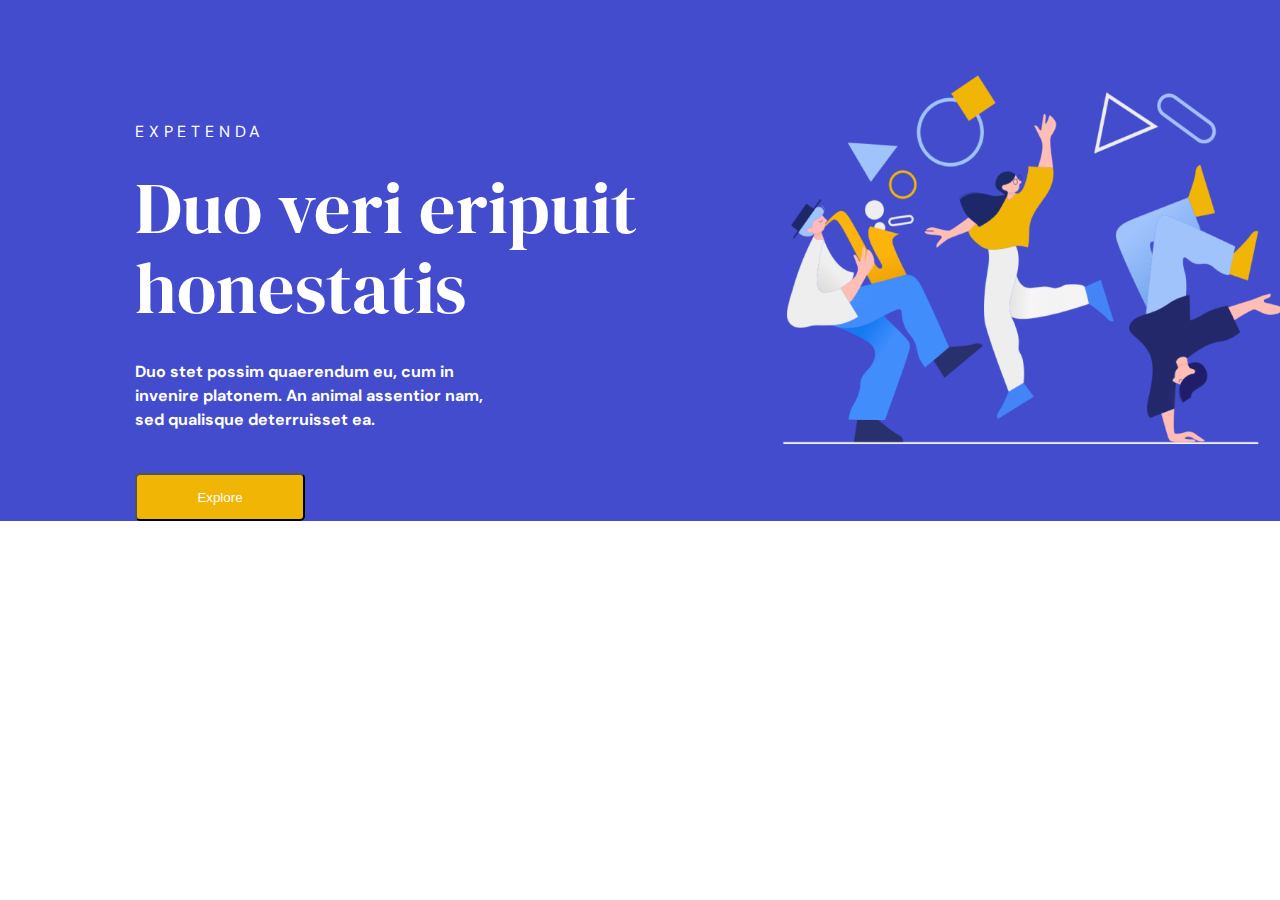
<file: Figma + SCSS/index.html>
<!DOCTYPE html>
<html lang="en">
  <head>
    <meta charset="UTF-8" />
    <meta name="viewport" content="width=device-width, initial-scale=1.0" />
    <link
      href="https://fonts.googleapis.com/css?family=DM Sans|DM Serif Display"
      rel="stylesheet"
    />
    <link rel="stylesheet" href="style.css" />
    <title>Document</title>
  </head>
  <body>
    <!-- Himanshu section-->
    <div class="hcontainer">
      <div class="hfc">
        <div>expetenda</div>
        <div>Duo veri eripuit honestatis</div>
        <div>
          Duo stet possim quaerendum eu, cum in invenire platonem. An animal
          assentior nam, sed qualisque deterruisset ea.
        </div>
        <button>Explore</button>
      </div>

      <img src="himage/clip-1.png" alt="image" />
    </div>
    <!-- section ends              -->
  </body>
</html>
</file>
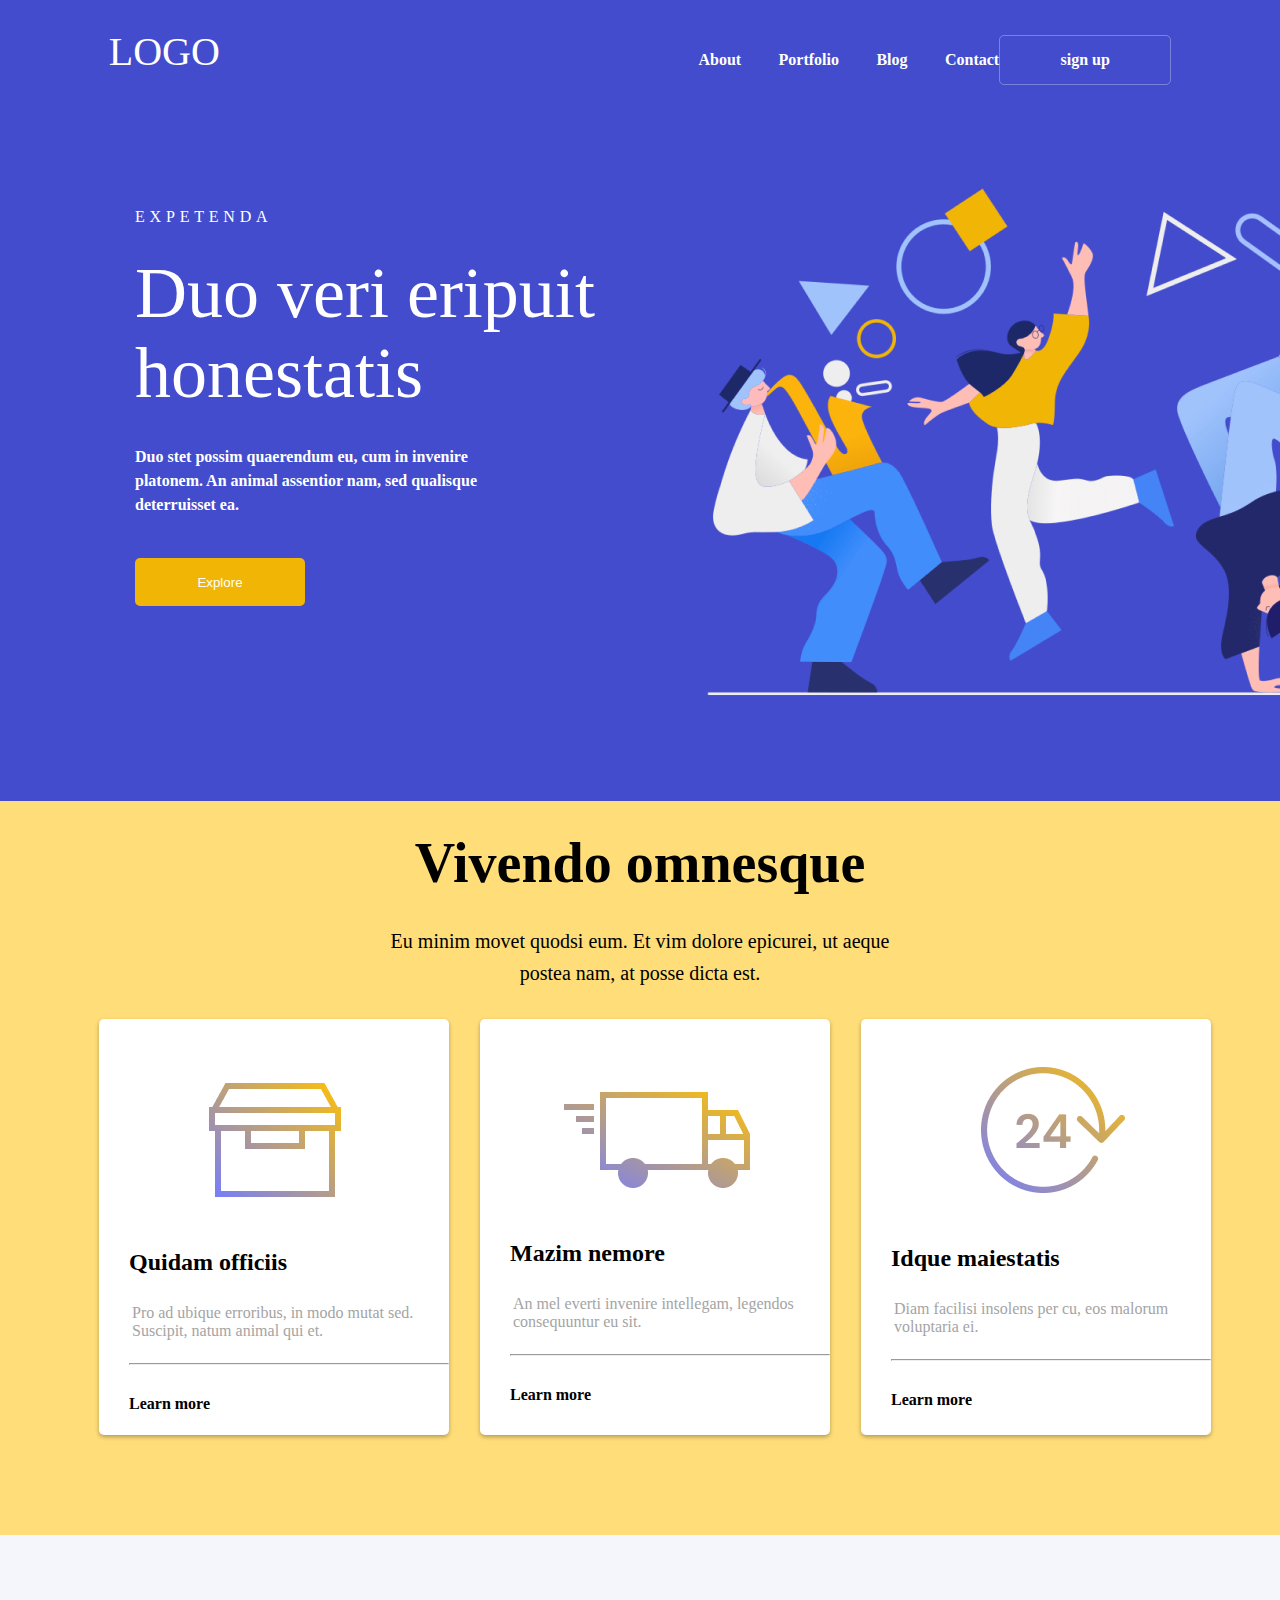
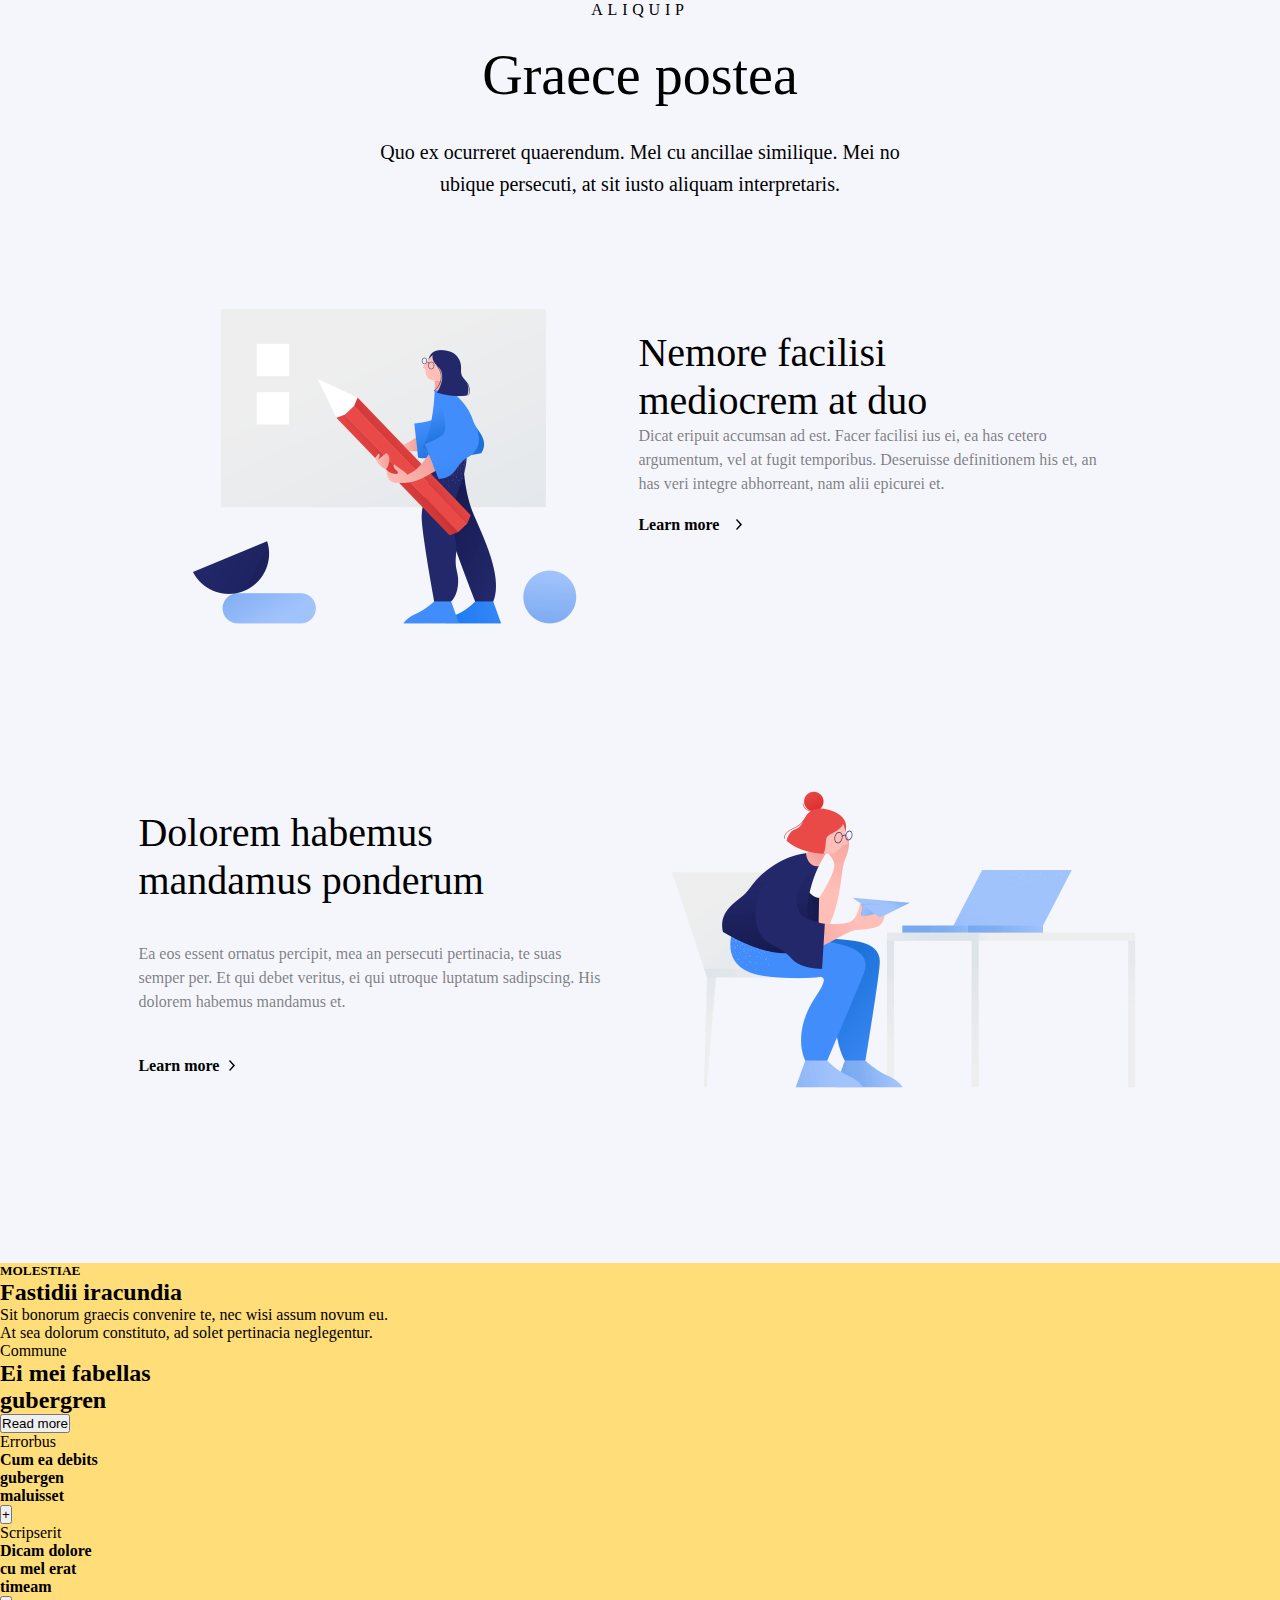
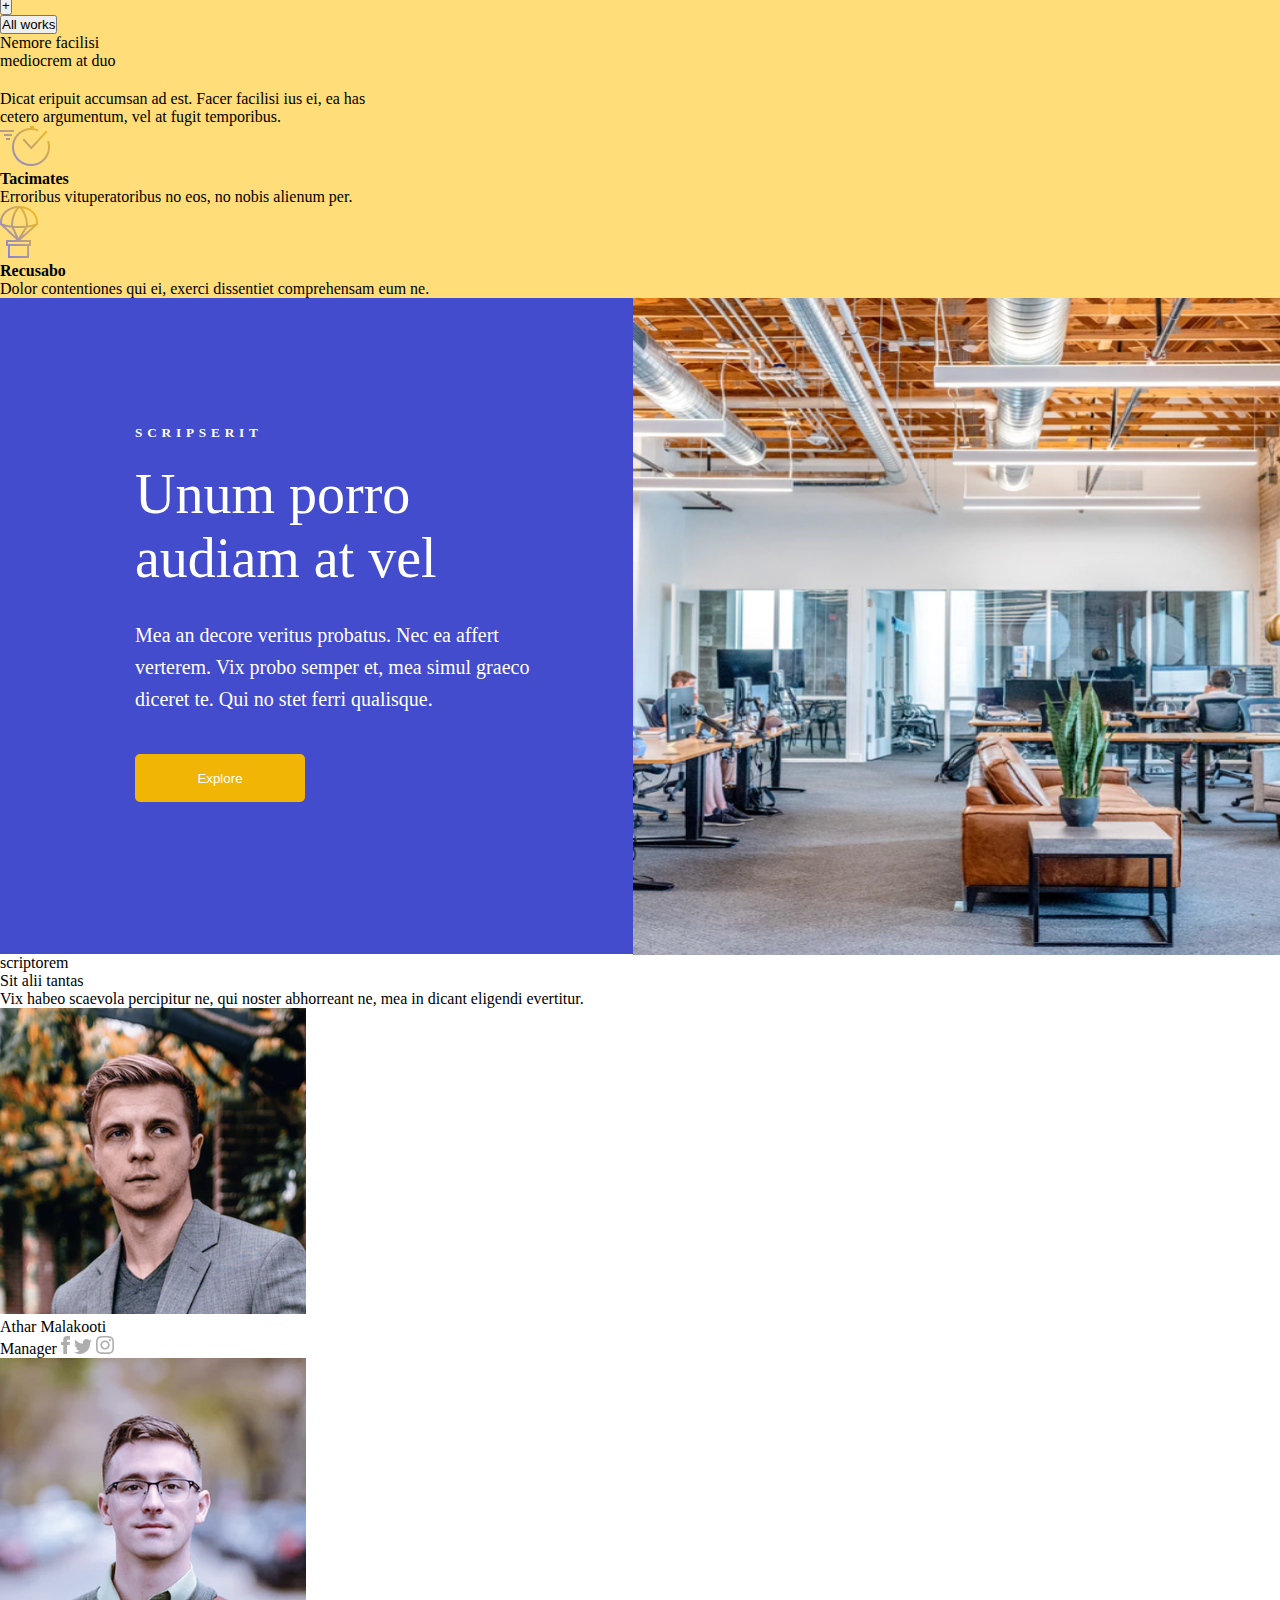
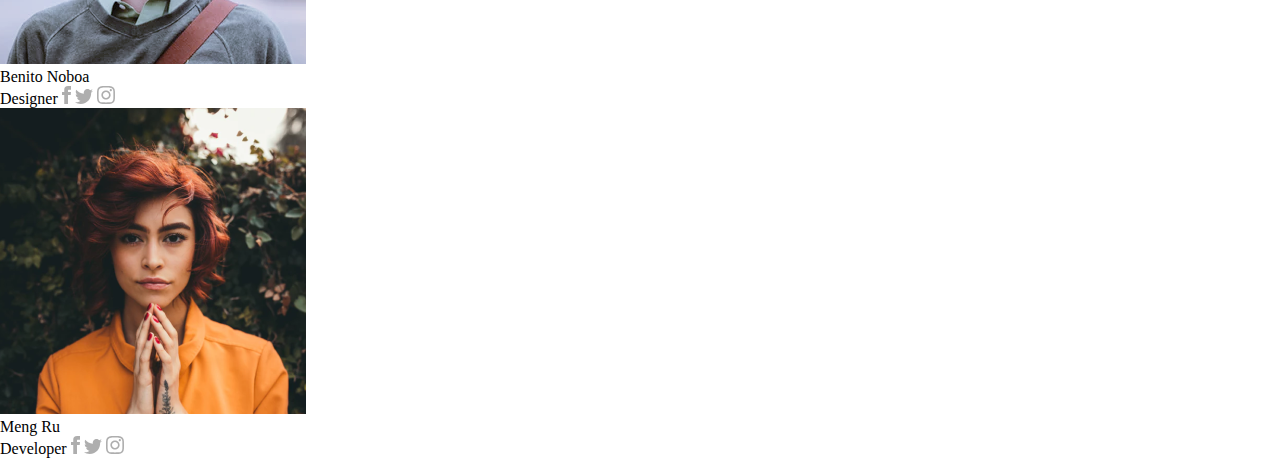
<file: Figma_SCSS/index.html>
<!DOCTYPE html>
<html lang="en">

<head>
  <meta charset="UTF-8" />
  <meta name="viewport" content="width=device-width, initial-scale=1.0" />
  <title>figma</title>
  <link rel="stylesheet" href="css/style.css" />
  <link rel="preconnect" href="https://fonts.googleapis.com">
  <link rel="preconnect" href="https://fonts.gstatic.com" crossorigin>
  <link
    href="https://fonts.googleapis.com/css2?family=Agbalumo&family=Kenia&family=Lato&family=Pixelify+Sans:wght@400;500;600&family=Poppins:wght@500&family=Roboto:wght@100;400;500&family=Rubik:wght@500&display=swap"
    rel="stylesheet">
  <title>Document</title>
</head>

<body>
  <header class="nav">
    <div class="navcont">
      <div class="navbar">
        <h3 id="logo">LOGO</h3>
        <svg id="ham" xmlns="http://www.w3.org/2000/svg" width="20" height="14" viewBox="0 0 20 14" fill="none">
          <path fill-rule="evenodd" clip-rule="evenodd" d="M0 0H20V2H0V0ZM0 6H20V8H0V6ZM20 12H0V14H20V12Z"
            fill="white" />
        </svg>
        <div class="aboutrow">
          <span>About</span>
          <span>Portfolio</span>
          <span>Blog</span>
          <span>Contact</span>
        </div>
        <div id="signup"><span id="sign">sign up</span></div>
      </div>
    </div>
  </header>

  <!-- Below Navbar -->

  <div class="hcontainer">
    <div class="hfc">
      <div>expetenda</div>
      <div>Duo veri eripuit honestatis</div>
      <div>
        Duo stet possim quaerendum eu, cum in invenire platonem. An animal
        assentior nam, sed qualisque deterruisset ea.
      </div>
      <button>Explore</button>
    </div>
    <div class="image"></div>
  </div>
  <!-- kusuma -->

  <section>
    <div class="top1">
      <h2 class="h2k">Vivendo omnesque</h2>
      <p class="p1k">Eu minim movet quodsi eum. Et vim dolore epicurei, ut aeque <br>postea nam, at posse dicta est.</p>
    </div>
      <div class="containerk">
      <div class="child1k">
        <img src="./images/img1.png" alt="logo">
        <h4>Quidam officiis</h4>
        <p>Pro ad ubique erroribus, in modo mutat sed. Suscipit, natum animal qui et.</p>
        <hr>
        <h6>Learn more</h6>
      </div>
      <div class="child2k">
        <img src="./images/img2.png" alt="logo">
        <h4>Mazim nemore</h4>
        <p>An mel everti invenire intellegam, legendos consequuntur eu sit. </p>
        <hr>
        <h6>Learn more</h6>
      </div>
      <div class="child3k">
        <img src="./images/img3.png" alt="logo">
        <h4>Idque maiestatis</h4>
        <p>Diam facilisi insolens per cu, eos malorum voluptaria ei.</p>
        <hr>
        <h6>Learn more</h6>
      </div>
    </div>
  </section>



  <!-- graece part -->
  <section class="graece">
    <div class="gracecont">
      <div class="aliqbox">
        <h5>aliquip</h5>
        <h2>Graece postea</h2>
        <p class="quotext">
          Quo ex ocurreret quaerendum. Mel cu ancillae similique. Mei no
          ubique persecuti, at sit iusto aliquam interpretaris.
        </p>
      </div>
      <div class="imgbox">
        <h3>Nemore facilisi mediocrem at duo</h3>
        <p>
          Dicat eripuit accumsan ad est. Facer facilisi ius ei, ea has cetero
          argumentum, vel at fugit temporibus. Deseruisse definitionem his et,
          an has veri integre abhorreant, nam alii epicurei et.
        </p>
        <div class="learn">
          <p>Learn more</p>
          <svg xmlns="http://www.w3.org/2000/svg" width="6" height="11" viewBox="0 0 6 11" fill="none">
            <path d="M0.0679083 9.92332L1.04357 11L6 5.53036L0.988538 0L0 1.09089L4.0358 5.54458L0.0679083 9.92332Z"
              fill="black" />
          </svg>
        </div>
      </div>

      <div class="lowbox">
        <h3>Dolorem habemus mandamus ponderum</h3>
        <p>
          Ea eos essent ornatus percipit, mea an persecuti pertinacia, te suas
          semper per. Et qui debet veritus, ei qui utroque luptatum
          sadipscing. His dolorem habemus mandamus et.
        </p>
        <div class="learnb">
          <p>Learn more</p>
          <svg xmlns="http://www.w3.org/2000/svg" width="6" height="11" viewBox="0 0 6 11" fill="none">
            <path d="M0.0679083 9.92332L1.04357 11L6 5.53036L0.988538 0L0 1.09089L4.0358 5.54458L0.0679083 9.92332Z"
              fill="black" />
          </svg>
        </div>
      </div>
      <div class="lowimg"></div>
    </div>
  </section>

  <!--      fastidi part        -->

    
    <section class="fastidii">
      <div class="acont1">
          <h5 id="t1">MOLESTIAE</h5>
          <h2 id="t3">Fastidii iracundia</h2>
          <p id="t2">Sit bonorum graecis convenire te, nec wisi assum novum eu.</p>
          <p> At sea dolorum constituto, ad solet pertinacia neglegentur.</p>
      </div>
      <div class="acont2">
          <div>
              <p id="Commune">Commune</p>
              <h2 class="ei">Ei mei fabellas </h2>
              <h2 class="ei">gubergren</h2>
              <button id="eib">Read more</button>
          </div>
      </div>
      <div class="acont3">
          <div id="buddh">
              <p id="errubs">Errorbus</p>
              <h4 class="cum fa">Cum ea debits </h4>
              <h4 class="cum">gubergen</h4>
              <h4 class="cum"> maluisset</h4>
              <button class="fa-solid">+</button>
          </div>
          <div id="dog">
              <p id="scrip">Scripserit</p>
              <h4 class="dicam da">Dicam dolore </h4>
              <h4 class="dicam"> cu mel erat </h4>
              <h4 class="dicam"> timeam</h4>
              <button class="fa-solid">+</button>
  
          </div>
      </div>
      <button id="bt1">All works</button>
      <div class="acont4">
          <div class="man"></div>
          <div class="watch">
            <div id="texo">
              <p class="nemo si">Nemore facilisi </p>
              <p class="nemo si"> mediocrem at duo</p>
              <p class="nemo" style="margin-top: 20px;" >Dicat eripuit accumsan ad est. Facer facilisi ius ei, ea has</p>
            
              <p class="nmo">cetero argumentum, vel at fugit temporibus. </p>
            </div>
              <div id="boxo">
                  <div id="leftdiv"><img src="./images/Combined Shape.png" alt="">
                      <h4>Tacimates</h4>
                      <p>Erroribus vituperatoribus no eos, no nobis alienum per.</p>
                  </div>
                  <div id="rightdiv"><img src="./images/Combined Shape (1).png" alt="">
                      <h4>Recusabo</h4>
                      <p>Dolor contentiones qui ei, exerci dissentiet comprehensam eum ne. </p>
                  </div>
              </div>
          </div>
      </div>
  </section>

  

    <div class="container-four">
      <div class="left">
        <h5>scripserit</h5>
        <h2>Unum porro audiam at vel</h2>
        <p>Mea an decore veritus probatus. Nec ea affert verterem. Vix probo semper et, mea simul graeco diceret te. Qui no
          stet ferri qualisque.</p>
        <button>Explore</button>
      </div>
      <div class="right">
        <img src="images/Bitmap.png" alt="">
      </div>
    </div>




  <!--                     Himanshu last part figma                  -->
  <div class="hcontainer2">
    <div class="hf2">
      <div>scriptorem</div>
      <div>Sit alii tantas</div>
      <div>
        Vix habeo scaevola percipitur ne, qui noster abhorreant ne, mea in
        dicant eligendi evertitur.
      </div>
    </div>
    <div class="hg2">
      <div>
        <img src="./images/img1.svg" alt="pic" />
        <p>Athar Malakooti</p>

        <span>Manager</span>

        <img src="./images/facebook.svg" alt="facebook" />
        <img src="./images/twitter.svg" alt="twitter" />
        <img src="./images/insta.svg" alt="instagram" />
      </div>
      <div>
        <img src="./images/img2.svg" alt="pic" />
        <p>Benito Noboa</p>

        <span>Designer</span>

        <img src="./images/facebook.svg" alt="facebook" />
        <img src="./images/twitter.svg" alt="twitter" />
        <img src="./images/insta.svg" alt="instagram" />
      </div>
      <div>
        <img src="./images/img3 copy.png" alt="pic" />
        <p>Meng Ru</p>

        <span>Developer</span>

        <img src="./images/facebook.svg" alt="facebook" />
        <img src="./images/twitter.svg" alt="twitter" />
        <img src="./images/insta.svg" alt="instagram" />
      </div>
    </div>
  </div>
  <!--   Himanshu    last     part          -->
</body>

</html>
</file>
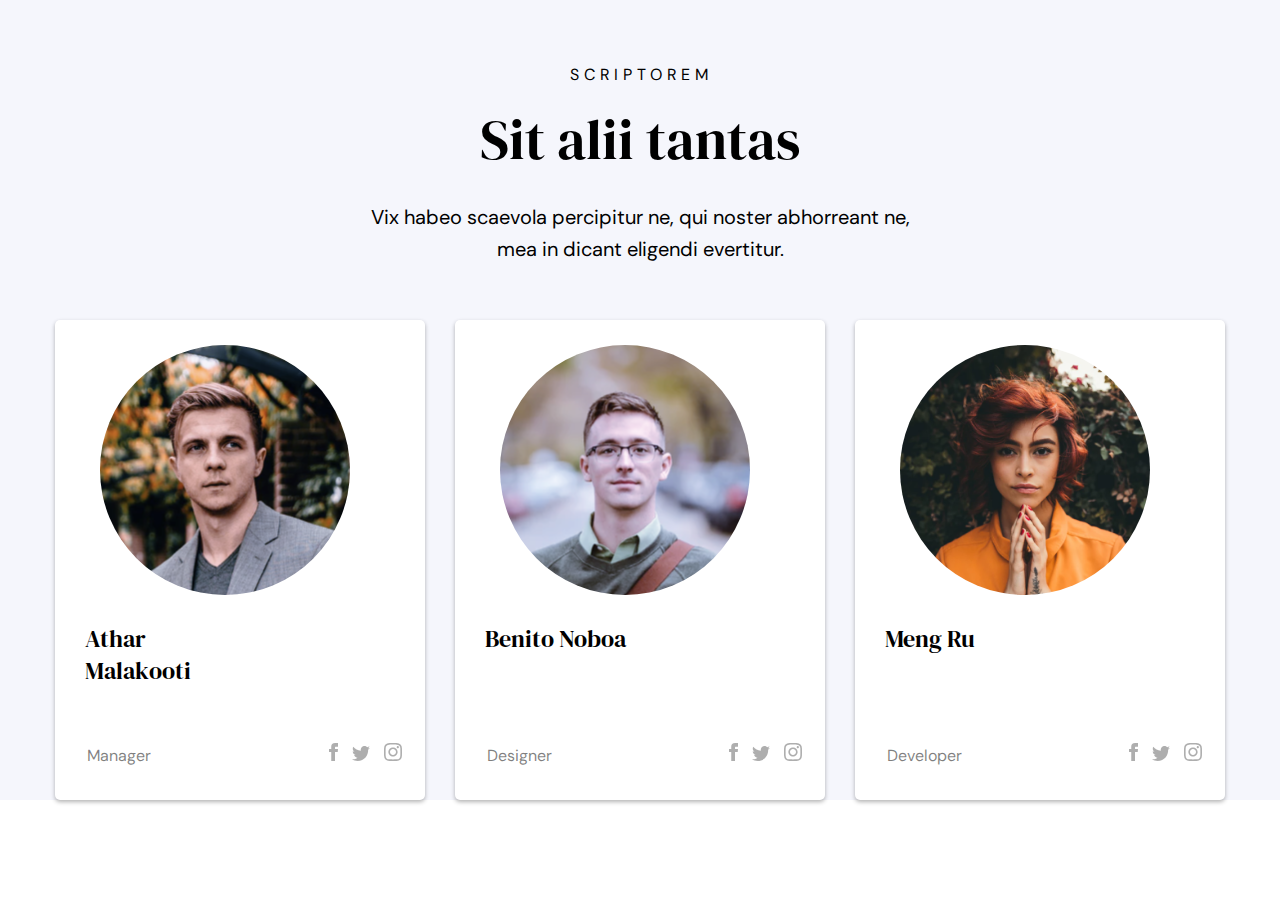
<file: Last part figma/index.html>
<!DOCTYPE html>
<html lang="en">
  <head>
    <meta charset="UTF-8" />
    <meta name="viewport" content="width=device-width, initial-scale=1.0" />
    <link
      href="https://fonts.googleapis.com/css?family=DM Sans|DM Serif Display"
      rel="stylesheet"
    />
    <link rel="stylesheet" href="style.css" />
    <title>Document</title>
  </head>
  <body>
    <!--  Himanshu last part     -->
    <div class="hcontainer2">
      <div class="hf2">
        <div>scriptorem</div>
        <div>Sit alii tantas</div>
        <div>
          Vix habeo scaevola percipitur ne, qui noster abhorreant ne, mea in
          dicant eligendi evertitur.
        </div>
      </div>
      <div class="hg2">
        <div>
          <img src="himage2/img1.svg" alt="pic" />
          <p>Athar Malakooti</p>

          <span>Manager</span>

          <img src="himage2/facebook.svg" alt="facebook" />
          <img src="himage2/twitter.svg" alt="twitter" />
          <img src="himage2/insta.svg" alt="instagram" />
        </div>
        <div>
          <img src="himage2/img2.svg" alt="pic" />
          <p>Benito Noboa</p>

          <span>Designer</span>

          <img src="himage2/facebook.svg" alt="facebook" />
          <img src="himage2/twitter.svg" alt="twitter" />
          <img src="himage2/insta.svg" alt="instagram" />
        </div>
        <div>
          <img src="himage2/img3.png" alt="pic" />
          <p>Meng Ru</p>

          <span>Developer</span>

          <img src="himage2/facebook.svg" alt="facebook" />
          <img src="himage2/twitter.svg" alt="twitter" />
          <img src="himage2/insta.svg" alt="instagram" />
        </div>
      </div>
    </div>
    <!--     Himanshu last part ends                               -->
  </body>
</html>
</file>
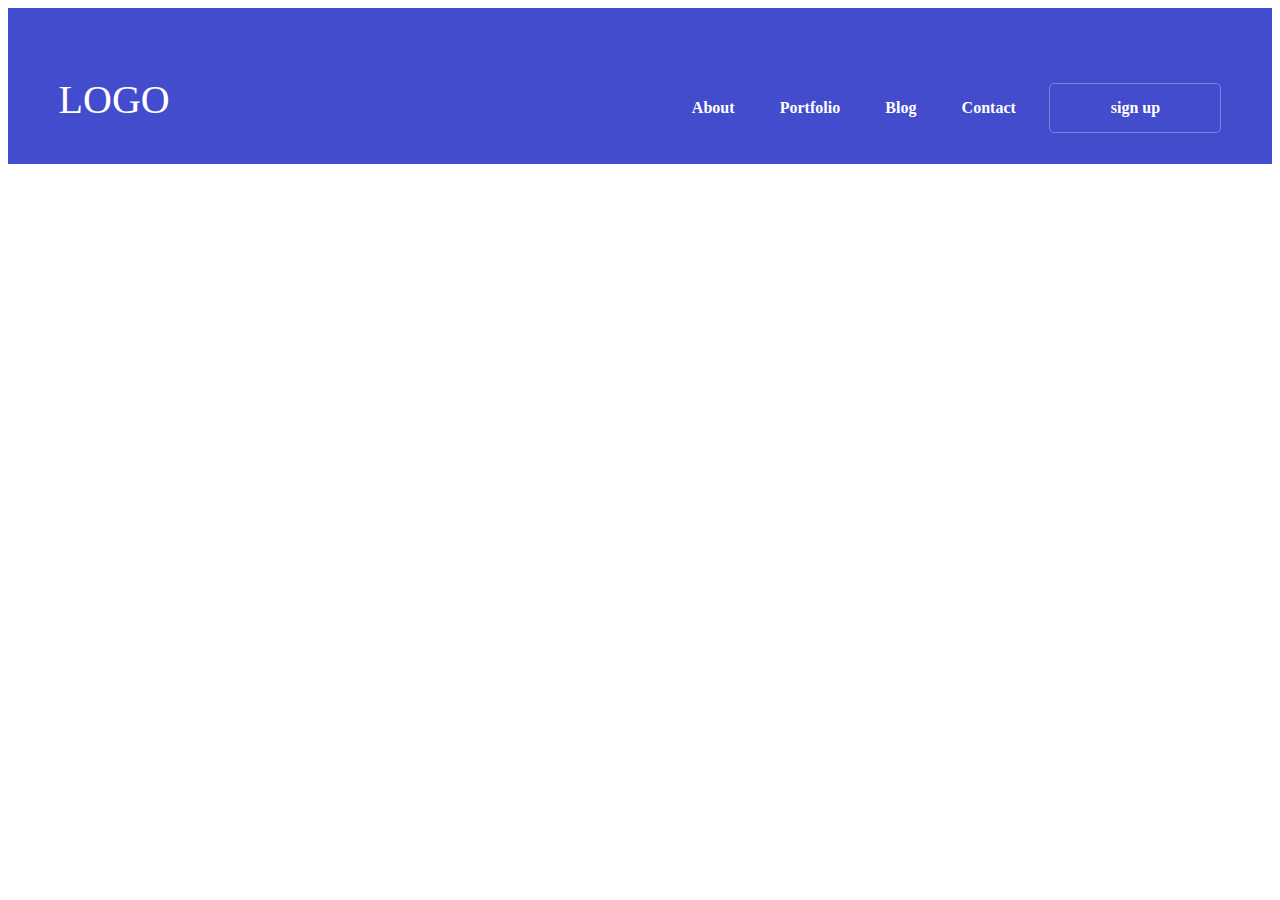
<file: nav_with_mq/index.html>
<!DOCTYPE html>
<html lang="en">

<head>
    <meta charset="UTF-8">
    <meta name="viewport" content="width=device-width, initial-scale=1.0">
    <title>figma</title>
    <link rel="stylesheet" href="style.css">
</head>

<body>
    <header class="nav">
        <div class="navcont">
            <div class="navbar">
                <h3 id="logo">LOGO</h3>
                <svg id="ham" xmlns="http://www.w3.org/2000/svg" width="20" height="14" viewBox="0 0 20 14" fill="none">
                    <path fill-rule="evenodd" clip-rule="evenodd" d="M0 0H20V2H0V0ZM0 6H20V8H0V6ZM20 12H0V14H20V12Z" fill="white"/>
                  </svg>
                <div class="aboutrow">
                    <span>About</span>
                    <span>Portfolio</span>
                    <span>Blog</span>
                    <span>Contact</span>
                </div>
                <div id="signup"><span id="sign">sign up</span></div>
            </div>
        </div>

    </header>

</body>

</html>
</file>
<file: Figma + SCSS/style.css>
body {
  margin: 0;
  padding: 0;
}

.hcontainer {
  width: 100%;
  height: auto;
  display: flex;
  background-color: rgb(67, 76, 204);
}
.hcontainer .hfc {
  display: flex;
  flex-direction: column;
  margin-left: 135px;
}
.hcontainer .hfc div:nth-child(1) {
  width: 126px;
  height: 24px;
  color: var(--Text_White, #fff);
  font-family: DM Sans;
  font-size: 16px;
  font-style: normal;
  font-weight: 400;
  line-height: 24px;
  letter-spacing: 4.8px;
  text-transform: uppercase;
  margin-top: 120px;
}
.hcontainer .hfc div:nth-child(2) {
  margin-top: 24px;
  width: 515px;
  height: 160px;
  color: var(--Text_White, #fff);
  font-family: DM Serif Display;
  font-size: 72px;
  font-style: normal;
  font-weight: 400;
  line-height: 80px;
}
.hcontainer .hfc div:nth-child(3) {
  margin-top: 32px;
  width: 370px;
  height: 72px;
  color: var(--Text_White, #fff);
  font-family: DM Sans;
  font-size: 16px;
  font-style: normal;
  font-weight: 700;
  line-height: 24px;
}
.hcontainer .hfc button {
  color: #FFF;
  margin-top: 41px;
  width: 170px;
  height: 48px;
  flex-shrink: 0;
  border-radius: 5px;
  background: var(--Primary_2, #F1B505);
}
.hcontainer img {
  max-width: 55%;
}

@media all and (min-width: 320px) and (max-width: 480px) {
  .hcontainer {
    display: flex;
    flex-direction: column;
  }
  .hcontainer .hfc {
    margin-left: 14px;
  }
  .hcontainer .hfc div:nth-child(2) {
    font-size: 56px;
    line-height: 64px;
    margin-top: 5px;
    width: 258px;
    height: 192px;
  }
  .hcontainer .hfc div:nth-child(3) {
    margin-top: 19px;
    width: 346px;
  }
  .hcontainer .hfc button {
    margin-top: 25px;
  }
  .hcontainer img {
    max-width: 100%;
    margin-right: 80px;
  }
}

/*# sourceMappingURL=style.css.map */
</file>
<file: Figma_SCSS/css/style.css>
* {
  margin: 0;
  padding: 0;
}

.nav {
  width: 100%;
  height: auto;
  background: #434CCC;
  display: flex;
  justify-content: center;
  overflow-x: hidden;
}
.nav .navcont {
  width: 83%;
  height: auto;
}
.nav .navcont .navbar {
  display: flex;
  align-items: baseline;
  margin-top: 28px;
  justify-content: space-between;
}
.nav .navcont .navbar #logo {
  color: white;
  font-family: DM Serif Display;
  font-size: 40px;
  font-style: normal;
  font-weight: 400;
  line-height: 48px;
}
.nav .navcont .navbar #ham {
  opacity: 0;
}
.nav .navcont .navbar .aboutrow {
  margin-left: 460px;
  width: 324px;
  height: 24px;
  display: flex;
  justify-content: space-between;
  color: var(--Text_White, #FFF);
  text-align: right;
  /* Text */
  font-family: DM Sans;
  font-size: 16px;
  font-style: normal;
  font-weight: 700;
  line-height: 24px;
  /* 150% */
}
.nav .navcont .navbar #signup {
  width: 170px;
  height: 48px;
  flex-shrink: 0;
  border-radius: 5px;
  border: 1px solid rgba(255, 255, 255, 0.3);
  display: flex;
  justify-content: center;
  align-items: center;
}
.nav .navcont .navbar #signup #sign {
  color: #FFF;
  text-align: center;
  font-family: DM Sans;
  font-size: 16px;
  font-style: normal;
  font-weight: 700;
  line-height: 24px;
  /* 150% */
}

@media all and (max-width: 375px) {
  .nav {
    width: 100vw;
    height: auto;
    border: 2px solid black;
  }
  .nav .navcont {
    width: 95%;
  }
  .nav .navcont .navbar #logo {
    color: white;
    font-family: DM Serif Display;
    font-size: 24px;
    font-style: normal;
    font-weight: 400;
    line-height: 32px;
  }
  .nav .navcont .navbar #ham {
    opacity: 1;
    width: 20px;
    height: 14px;
    margin-left: 240px;
    flex-shrink: 0;
    fill: #FFF;
  }
}
.hcontainer {
  width: 100%;
  height: auto;
  display: flex;
  overflow-x: hidden;
  background-color: rgb(67, 76, 204);
}
.hcontainer .hfc {
  display: flex;
  flex-direction: column;
  margin-left: 135px;
}
.hcontainer .hfc div:nth-child(1) {
  width: 126px;
  height: 24px;
  color: var(--Text_White, #fff);
  font-family: DM Sans;
  font-size: 16px;
  font-style: normal;
  font-weight: 400;
  line-height: 24px;
  letter-spacing: 4.8px;
  text-transform: uppercase;
  margin-top: 120px;
}
.hcontainer .hfc div:nth-child(2) {
  margin-top: 24px;
  width: 515px;
  height: 160px;
  color: var(--Text_White, #fff);
  font-family: DM Serif Display;
  font-size: 72px;
  font-style: normal;
  font-weight: 400;
  line-height: 80px;
}
.hcontainer .hfc div:nth-child(3) {
  margin-top: 32px;
  width: 370px;
  height: 72px;
  color: var(--Text_White, #fff);
  font-family: DM Sans;
  font-size: 16px;
  font-style: normal;
  font-weight: 700;
  line-height: 24px;
}
.hcontainer .hfc button {
  color: #FFF;
  margin-top: 41px;
  width: 170px;
  border: none;
  height: 48px;
  flex-shrink: 0;
  border-radius: 5px;
  background: var(--Primary_2, #F1B505);
}
.hcontainer .image {
  background: url(../images/clip-1.png), transparent 0px 0px/100% 100% no-repeat;
  width: 1074px;
  height: 716px;
  flex-shrink: 0;
  max-width: 100%;
  margin-left: -130px;
}

@media all and (max-width: 375px) {
  .hcontainer {
    display: flex;
    flex-direction: column;
    overflow-x: hidden;
  }
  .hcontainer .hfc {
    margin-left: 14px;
  }
  .hcontainer .hfc div:nth-child(2) {
    font-size: 56px;
    line-height: 64px;
    margin-top: 5px;
    width: 258px;
    height: 192px;
  }
  .hcontainer .hfc div:nth-child(3) {
    margin-top: 19px;
    width: 336px;
  }
  .hcontainer .hfc button {
    margin-top: 25px;
  }
  .hcontainer .image {
    background-position: center;
    background-size: cover;
    width: 537px;
    height: 358px;
    margin-left: -20px;
  }
}
section {
  background-color: #FFDD78;
  width: 100%;
  height: auto;
}

.containerk {
  padding-bottom: 100px;
  gap: 1px;
  display: flex;
  justify-content: center;
  flex-wrap: wrap;
  align-items: center;
}

.h2k {
  font-size: 56px;
  text-align: center;
  padding-top: 30px;
}

.p1k {
  font-size: 20px;
  line-height: 32px;
  text-align: center;
  margin-top: 30px;
  margin-bottom: 30px;
}

.child1k {
  width: 320px;
  height: 416px;
  margin-left: 30px;
  border-radius: 5px;
  background: #FFF;
  box-shadow: 0px 2px 4px 0px rgba(0, 0, 0, 0.3);
  padding-left: 30px;
}

.child2k {
  width: 320px;
  height: 416px;
  margin-left: 30px;
  border-radius: 5px;
  background: #FFF;
  box-shadow: 0px 2px 4px 0px rgba(0, 0, 0, 0.3);
  padding-left: 30px;
}

.child3k {
  width: 320px;
  height: 416px;
  margin-left: 30px;
  border-radius: 5px;
  background: #FFF;
  box-shadow: 0px 2px 4px 0px rgba(0, 0, 0, 0.3);
  padding-left: 30px;
}

.child1k > img {
  padding-top: 64px;
  padding-left: 80px;
}

.child1k > p {
  margin-top: 25px;
  margin-bottom: 20px;
  padding: 3px;
  font-size: 16px;
  color: rgb(164, 164, 164);
}

.child1k > h4 {
  margin-top: 25px;
  padding-top: 23px;
  font-size: 24px;
}

.child1k > h6 {
  font-size: 16px;
  margin-top: 30px;
}

.child2k > img {
  padding-top: 73px;
  padding-left: 54px;
}

.child2k > p {
  margin-top: 25px;
  margin-bottom: 20px;
  padding: 3px;
  font-size: 16px;
  color: rgb(164, 164, 164);
}

.child2k > h4 {
  margin-top: 25px;
  padding-top: 23px;
  font-size: 24px;
}

.child2k > h6 {
  font-size: 16px;
  margin-top: 30px;
}

.child3k > img {
  padding-top: 48px;
  padding-left: 90px;
}

.child3k > p {
  margin-top: 25px;
  margin-bottom: 20px;
  padding: 3px;
  font-size: 16px;
  color: rgb(164, 164, 164);
}

.child3k > h4 {
  margin-top: 25px;
  padding-top: 23px;
  font-size: 24px;
}

.child3k > h6 {
  font-size: 16px;
  margin-top: 30px;
}

@media all and (max-width: 500px) {
  .containerk {
    grid-template-columns: repeat(1, 1fr);
  }
}
.graece {
  max-width: 100%;
  height: 1328px;
  display: flex;
  justify-content: center;
  overflow-x: hidden;
  margin-right: 0px;
  flex-shrink: 0;
  background: rgba(67, 76, 204, 0.05);
}
.graece .gracecont {
  width: 94%;
  height: 1328px;
  position: relative;
}
.graece .gracecont .aliqbox {
  width: 100%;
  height: auto;
  margin-top: 63px;
}
.graece .gracecont .aliqbox h5 {
  color: var(--Text_Black, #000);
  text-align: center;
  /* H5 */
  font-family: DM Sans;
  font-size: 16px;
  font-style: normal;
  font-weight: 400;
  line-height: 24px;
  /* 150% */
  letter-spacing: 4.8px;
  text-transform: uppercase;
}
.graece .gracecont .aliqbox h2 {
  color: var(--Text_Black, #000);
  text-align: center;
  margin-top: 21px;
  /* H2 */
  font-family: DM Serif Display;
  font-size: 56px;
  font-style: normal;
  font-weight: 400;
  line-height: 64px;
  /* 114.286% */
}
.graece .gracecont .aliqbox .quotext {
  width: 570px;
  height: 83px;
  flex-shrink: 0;
  color: var(--Text_Black, #000);
  text-align: center;
  margin: auto;
  margin-top: 29px;
  /* Text_Big */
  font-family: DM Sans;
  font-size: 20px;
  font-style: normal;
  font-weight: 400;
  line-height: 32px;
  /* 160% */
}
.graece .gracecont .imgbox {
  width: 684px;
  height: 456px;
  flex-shrink: 0;
  margin-top: 13px;
  background: url(../images/clip-list-is-empty.png), 0px 0px/100% 100% no-repeat;
}
.graece .gracecont .imgbox h3 {
  width: 323px;
  height: 96px;
  color: var(--Text_Black, #000);
  /* H3 */
  font-family: DM Serif Display;
  font-size: 40px;
  font-style: normal;
  font-weight: 400;
  line-height: 48px;
  /* 120% */
  position: relative;
  top: 97px;
  left: 600px;
}
.graece .gracecont .imgbox p:nth-child(2) {
  width: 478px;
  height: 75px;
  flex-shrink: 0;
  color: var(--text-black-50, rgba(0, 0, 0, 0.5));
  /* Text_Gray */
  font-family: DM Sans;
  font-size: 16px;
  font-style: normal;
  font-weight: 400;
  line-height: 24px;
  /* 150% */
  position: relative;
  left: 600px;
  top: 96px;
}
.graece .gracecont .imgbox .learn {
  display: flex;
  align-items: baseline;
  gap: 10px;
  position: relative;
  left: 600px;
  top: 110px;
}
.graece .gracecont .imgbox .learn p {
  width: 88px;
  height: 24px;
  color: var(--Text_Black, #000);
  /* Text */
  font-family: DM Sans;
  font-size: 16px;
  font-style: normal;
  font-weight: 700;
  line-height: 24px;
  /* 150% */
}
.graece .gracecont .imgbox .learn svg {
  width: 6px;
  height: 11px;
  flex-shrink: 0;
}
.graece .gracecont .lowbox {
  height: auto;
  width: auto;
  margin-top: 121px;
  padding-left: 100px;
}
.graece .gracecont .lowbox h3 {
  width: 392px;
  height: 96px;
  color: var(--Text_Black, #000);
  /* H3 */
  font-family: DM Serif Display;
  font-size: 40px;
  font-style: normal;
  font-weight: 400;
  line-height: 48px;
  /* 120% */
}
.graece .gracecont .lowbox p:nth-child(2) {
  width: 470px;
  height: 75px;
  margin-top: 37px;
  flex-shrink: 0;
  color: var(--text-black-50, rgba(0, 0, 0, 0.5));
  /* Text_Gray */
  font-family: DM Sans;
  font-size: 16px;
  font-style: normal;
  font-weight: 400;
  line-height: 24px;
  /* 150% */
}
.graece .gracecont .lowbox .learnb {
  margin-top: 37px;
  display: flex;
  align-items: baseline;
  gap: 10px;
}
.graece .gracecont .lowbox .learnb p {
  color: var(--Text_Black, #000);
  /* Text */
  font-family: DM Sans;
  font-size: 16px;
  font-style: normal;
  font-weight: 700;
  line-height: 24px;
  /* 150% */
}
.graece .gracecont .lowbox .learnb svg {
  width: 6px;
  height: 11px;
  flex-shrink: 0;
  fill: #000;
}
.graece .gracecont .lowimg {
  width: 684px;
  height: 456px;
  flex-shrink: 0;
  background: url(../images/clip-no-messages.png), 0px 0px/100% 100% no-repeat;
  position: absolute;
  right: 0px;
  top: 755px;
}

@media all and (max-width: 375px) {
  .graece {
    width: 375px;
    height: 1536px;
    flex-shrink: 0;
  }
  .graece .gracecont {
    width: 346px;
    height: 1536px;
  }
  .graece .gracecont .aliqbox h2 {
    height: 48px;
    width: 251px;
    color: var(--Text_Black, #000);
    text-align: center;
    margin: auto;
    /* H3 */
    font-family: DM Serif Display;
    font-size: 40px;
    font-style: normal;
    font-weight: 400;
    line-height: 48px;
    /* 120% */
  }
  .graece .gracecont .aliqbox .quotext {
    width: 346px;
    height: 135px;
    color: var(--Text_Black, #000);
    text-align: center;
    margin: auto;
    margin-top: 29px;
    /* Text_Big */
    font-family: DM Sans;
    font-size: 20px;
    font-style: normal;
    font-weight: 400;
    line-height: 32px;
    /* 160% */
  }
  .graece .gracecont .imgbox {
    width: 594px;
    height: 396px;
    flex-shrink: 0;
    margin-left: -20px;
    margin-top: -40px;
    background: url(../images/clip-list-is-empty\ \(mq\).png), 0px 0px/100% 100% no-repeat;
    position: relative;
  }
  .graece .gracecont .imgbox h3 {
    width: 194px;
    height: 64px;
    position: absolute;
    top: 380px;
    left: 20px;
    color: var(--Text_Black, #000);
    /* H4 */
    font-family: DM Serif Display;
    font-size: 24px;
    font-style: normal;
    font-weight: 400;
    line-height: 32px;
    /* 133.333% */
  }
  .graece .gracecont .imgbox p:nth-child(2) {
    width: 346px;
    height: 94px;
    flex-shrink: 0;
    color: var(--text-black-50, rgba(0, 0, 0, 0.5));
    position: absolute;
    left: 20px;
    top: 467px;
  }
  .graece .gracecont .imgbox .learn {
    position: absolute;
    top: 579px;
    left: 20px;
  }
  .graece .gracecont .lowimg {
    position: absolute;
    top: 900px;
    left: 20px;
    width: 517px;
    height: 345px;
    flex-shrink: 0;
    margin-left: -33px;
    margin-right: -67px;
    background: url(../images/clip-no-messages\ \(mq\).png), 0px 0px/100% 100% no-repeat;
  }
  .graece .gracecont .lowbox {
    margin: 0px;
    padding: 0px;
    position: absolute;
    top: 1256px;
  }
  .graece .gracecont .lowbox h3 {
    color: var(--Text_Black, #000);
    /* H4 */
    font-family: DM Serif Display;
    font-size: 24px;
    font-style: normal;
    font-weight: 400;
    line-height: 32px;
    /* 133.333% */
    height: 64px;
    width: 236px;
  }
  .graece .gracecont .lowbox p:nth-child(2) {
    width: 346px;
    height: 104px;
    flex-shrink: 0;
    margin-top: 23px;
  }
  .graece .gracecont .lowbox .learnb {
    margin-top: -10px;
  }
}

* {
  margin: 0;
  padding: 0;
}

.container-four {
  display: flex;
  width: 50%;
  height: 656px;
  background: #434CCC;
  padding-left: 135px;
  color: white;
}
.container-four .left h5 {
   letter-spacing: 4.8px;
  text-transform: uppercase;
  margin-top: 127px;
}
.container-four .left h2 {
  font-family: DM Serif Display;
  font-size: 56px;
  font-style: normal;
  font-weight: 400;
  line-height: 64px;
  margin-top: 21px;
  margin-right: 75px;
  width: 400px;
}
.container-four .left p {
  font-family: DM Sans;
  font-size: 20px;
  font-style: normal;
  font-weight: 400;
  line-height: 32px;
  width: 400px;
  height: 103px;
  flex-shrink: 0;
  margin-left: 0;
  margin-top: 29px;
}
.container-four .left button {
  background-color: #F1B505;
  width: 170px;
  height: 48px;
  flex-shrink: 0;
  border: none;
  border-radius: 5px;
  color: white;
  margin-top: 32px;
}
.container-four .right img {
  width: 903px;
  height: 657px;
  margin-left: 23px;
=======
.fastidii {
  background-color: #f5f6fc;
  width: 100%;
  overflow-x: hidden;
}
.fastidii .acont1 {
  width: 100%;
  height: 768px;
  background-color: blue;
  color: white;
  text-align: center;
}
.fastidii .acont1 #t1 {
  padding-top: 79px;
}
.fastidii .acont1 #t3 {
  padding-top: 25px;
}
.fastidii .acont1 #t2 {
  padding-top: 49px;
}
.fastidii .acont2 {
  width: 80%;
  height: 512px;
  background-image: url("https://s3-alpha-sig.figma.com/img/512f/235a/326a3b7c2026ef8143dfae1e7536d8e5?Expires=1703462400&Signature=ccwBN8~[base64]~BHmZYIkTs90TZTqxVBKyyzzSgiOCkGPubnE~OpYATC9ZAb9~xYukzPbBG1NxmUVA__&Key-Pair-Id=APKAQ4GOSFWCVNEHN3O4");
  margin: 130px;
  margin-top: -386px;
  color: white;
  background-size: cover;
}
.fastidii .acont2 div {
  margin-left: 100px;
  padding-top: 111px;
}
.fastidii .acont2 div #commune {
  color: var(--text-white-50, rgba(255, 255, 255, 0.5));
}
.fastidii .acont2 div .ei {
  text-align: start;
  font-size: xx-large;
}
.fastidii .acont2 div #eib {
  padding: 10px 15px 10px 15px;
  background-color: #f1b505;
  border: 1px solid rgba(255, 255, 255, 0.3);
  border-radius: 5px;
  margin-top: 50px;
  color: white;
}
.fastidii .acont3 {
  display: flex;
  width: 100%;
  height: 420px;
}
.fastidii .acont3 #buddh {
  background-image: url("https://s3-alpha-sig.figma.com/img/8da9/4dad/a61136ce77656157b1b6e1e6936b1c64?Expires=1703462400&Signature=F2npmyJZ28z8-umSsKmT3Bx3Tm~jO~wqwvGE43dmbFZaHZdp5c0ldBsDLvnBMAslWsxjXC4-GS0rKp6KpeMYl16omVcgZcIh6xdWEFcxDCnmrPIjeERsw9g6OkkWeXBGTgBU0jXB8tnLzfoPIFcD6LcmKYjFXbN1Qs629CvP1TXyp1kbUDt4lgaTT5LNkIwOlyw0aY57jAnpTNLCM~O6MCjLG1mgmOk1LpLaXR5NuaQpEo0p6wGIFZo6KYS2vA4v7~hFuOrbIrOamXRUS5aJh3T35-ICGTjB2Ce-IL-VOyrUIKxPPyZ2ls3umhsq8fcM~oG613V6cFlmrRix8CJzkA__&Key-Pair-Id=APKAQ4GOSFWCVNEHN3O4");
  background-size: cover;
  width: 530px;
  height: 412px;
  flex-shrink: 0;
  margin-left: 135px;
  border-radius: 10px;
}
.fastidii .acont3 #buddh #errubs {
  margin-top: 80px;
  margin-left: 80px;
  color: rgba(255, 255, 255, 0.5);
}
.fastidii .acont3 #buddh .cum {
  margin-left: 80px;
  color: white;
}
.fastidii .acont3 #buddh .fa {
  padding-top: 30px;
}
.fastidii .acont3 #buddh button {
  margin-left: 93px;
  margin-top: 20px;
  padding: 8px;
  background-color: #e94a47;
  border: 0.5px solid white;
  color: white;
}
.fastidii .acont3 #dog {
  background-image: url("https://s3-alpha-sig.figma.com/img/4922/55ca/d1b4aab682804a4e2f0dd3310147b256?Expires=1703462400&Signature=YwQjawHXXsazhzsHRqyZyyukN6gsyp0ZQUicePQXsr5EJsY2PNPmRbfhK7hJrOznYih7zGM5qjPBi0BzTD3JpWaHHISbmw6WyZ1wU4D4Ar7cJsjHC5SIXp6x6YhiQ7yYJGMzoyME3650TsWOAQIjFcCfaDz2yxDLAKpZFN~LCHw9LNc8YIEjJa13e55eQBC2bMQxWFio4ySo1jUCcFWfg~R9QH-eoM1-xevJjVzkIPbym2nqeGobWcpPSdMwb0r~PoBANZwIeewpJ0iT-FBAy8dTwwm8pyPzxoRoeIVrozmLyh3r02chZzLKqT~AX~2nYQXpmLFD1Scs4bstFPPgqA__&Key-Pair-Id=APKAQ4GOSFWCVNEHN3O4");
  background-size: cover;
  width: 530px;
  height: 412px;
  flex-shrink: 0;
  margin-left: 30px;
  border-radius: 10px;
}
.fastidii .acont3 #dog #scrip {
  margin-top: 80px;
  margin-left: 80px;
  color: rgba(255, 255, 255, 0.5);
}
.fastidii .acont3 #dog .dicam {
  margin-left: 80px;
  color: white;
}
.fastidii .acont3 #dog .da {
  padding-top: 30px;
}
.fastidii .acont3 #dog .fa-solid {
  margin-left: 93px;
  margin-top: 20px;
  padding: 8px;
  background-color: #428dfc;
  border: 0.5px solid white;
  color: white;
}
.fastidii #bt1 {
  width: 170px;
  height: 48px;
  flex-shrink: 0;
  margin-top: 40px;
  margin-left: 600px;
  color: #434CCC;
  font-weight: bold;
}
.fastidii .acont4 {
  display: flex;
}
.fastidii .acont4 .man {
  height: 400px;
  width: 500px;
  background-size: cover;
  background-image: url("https://s3-alpha-sig.figma.com/img/bd52/44af/0ad1fdc2d78f9b51d34d02e2322b719e?Expires=1703462400&Signature=FGMpb16PYsK~Nw22dKs1u0tkWOm2w7jUjwA1Gw4d-dN5TLaC0JSEK1pEgFIhdvxmDm-5hRAWuWB5UruPZNfZVtnFF3L8RxBu4doqKFQRzbjNf77h1pShSLDrmxtZ~9jwgWmESaWMmZYZvRUK1sBSFgX1kkM9yEEfvh795DgcA3MoaddfYm3RhJzt4DtQkmZGT7B2xWfSSxJ-Shuary2s7d1wiedyBDHgg8CKBVq7cDF-zl09zyrz5yP3KIlP19jo3NsRqU4BtGxwXBsRkYOWkj7Ae~BCIfU6vS1~J92J3zzwLC4PrYS~vj7RVK3q72kF7AZ3FJpOQxpTczbaRKK3dw__&Key-Pair-Id=APKAQ4GOSFWCVNEHN3O4");
}
.fastidii .acont4 .watch {
  margin-top: 70px;
}
.fastidii .acont4 .watch #texo {
  margin-left: 60px;
  text-align: start;
}
.fastidii .acont4 .watch #texo .si {
  font-size: 40px;
  font-weight: bold;
}
.fastidii .acont4 .watch #boxo {
  margin-left: 30px;
  display: flex;
  margin-top: 30px;
}
.fastidii .acont4 .watch #boxo #leftdiv {
  width: 260px;
  height: 145px;
}
.fastidii .acont4 .watch #boxo #leftdiv h4 {
  color: var(--Text_Black, #000);
  padding-top: 15px;
  font-family: DM Serif Display;
  font-size: 24px;
  font-style: normal;
  font-weight: 400;
  line-height: 32px;
}
.fastidii .acont4 .watch #boxo #leftdiv p {
  color: var(--text-black-50, rgba(0, 0, 0, 0.5));

  font-family: DM Sans;
  font-size: 16px;
  font-style: normal;
  font-weight: 400;
  line-height: 24px;

}
.fastidii .acont4 .watch #boxo #rightdiv {
  width: 260px;
  height: 145px;
}
.fastidii .acont4 .watch #boxo #rightdiv h4 {
  color: var(--Text_Black, #000);
  font-family: DM Serif Display;
  font-size: 24px;
  font-style: normal;
  font-weight: 400;
  line-height: 32px;
}
.fastidii .acont4 .watch #boxo #rightdiv p {
  color: var(--text-black-50, rgba(0, 0, 0, 0.5));
  font-family: DM Sans;
  font-size: 16px;
  font-style: normal;
  font-weight: 400;
  line-height: 24px;

}

.hcontainer2 {
  background-color: rgba(67, 76, 204, 0.0515);
  width: 100%;
  height: auto;
}
.hcontainer2 .hf2 {
  display: flex;
  flex-direction: column;
  align-items: center;
  flex-wrap: wrap;
}
.hcontainer2 .hf2 div:nth-child(1) {
  margin-top: 63px;
  width: 140px;
  height: 24px;
  font-family: DM Sans;
  font-size: 16px;
  font-style: normal;
  font-weight: 400;
  line-height: 24px; /* 150% */
  letter-spacing: 4.8px;
  text-transform: uppercase;
  color: var(--Text_Black, #000);
  text-align: center;
}
.hcontainer2 .hf2 div:nth-child(2) {
  margin-top: 21px;
  width: 321px;
  height: 64px;
  font-family: DM Serif Display;
  font-size: 56px;
  font-style: normal;
  font-weight: 400;
  line-height: 64px;
  color: var(--Text_Black, #000);
  text-align: center;
}
.hcontainer2 .hf2 div:nth-child(3) {
  margin-top: 29px;
  width: 570px;
  height: 83px;
  color: var(--Text_Black, #000);
  text-align: center;
  font-family: DM Sans;
  font-size: 20px;
  font-style: normal;
  font-weight: 400;
  line-height: 32px;
  flex-shrink: 0;
}
.hcontainer2 .hg2 {
  display: flex;
  justify-content: center;
  gap: 30px;
  margin-top: 36px;
}
.hcontainer2 .hg2 div {
  width: 370px;
  height: 480px;
  border-radius: 5px;
  background: #fff;
  box-shadow: 0px 2px 4px 0px rgba(0, 0, 0, 0.3);
  position: relative;
}
.hcontainer2 .hg2 div img:nth-child(1) {
  border-radius: 50%;
  width: 250px;
  margin-left: 45px;
  margin-top: 25px;
}
.hcontainer2 .hg2 div p {
  width: 171px;
  height: 32px;
  color: var(--Text_Black, #000);
  font-family: DM Serif Display;
  font-size: 24px;
  font-style: normal;
  font-weight: 400;
  line-height: 32px;
  margin-left: 30px;
  margin-bottom: 88px;
}
.hcontainer2 .hg2 div span {
  display: inline-block;
  width: 64px;
  height: 24px;
  margin-left: 32px;
  margin-right: 174px;
  color: var(--text-black-50, rgba(0, 0, 0, 0.5));
  font-family: DM Sans;
  font-size: 16px;
  font-style: normal;
  font-weight: 400;
  line-height: 24px;
}
.hcontainer2 .hg2 div img[src="himage2/insta.svg"] {
  margin-right: 23px;
}
.hcontainer2 .hg2 div img[src="himage2/twitter.svg"] {
  margin-right: 10px;
}
.hcontainer2 .hg2 div img[src="himage2/facebook.svg"] {
  margin-right: 10px;
}

@media all and (max-width: 500px) {
  .hcontainer2 .hf2 div:nth-child(2) {
    width: 230px;
    height: 48px;
    font-size: 40px;
    line-height: 48px;
  }
  .hcontainer2 .hf2 div:nth-child(3) {
    width: 346px;
    height: 98px;
  }
  .hcontainer2 .hg2 {
    display: flex;
    flex-direction: column;
    flex-wrap: wrap;
    align-items: center;
  }
}

/*# sourceMappingURL=style.css.map */
</file>
<file: Last part figma/style.css>
body {
  margin: 0;
  padding: 0;
}

.hcontainer2 {
  background-color: rgba(67, 76, 204, 0.0515);
  width: 100%;
  height: auto;
}
.hcontainer2 .hf2 {
  display: flex;
  flex-direction: column;
  align-items: center;
  flex-wrap: wrap;
}
.hcontainer2 .hf2 div:nth-child(1) {
  margin-top: 63px;
  width: 140px;
  height: 24px;
  font-family: DM Sans;
  font-size: 16px;
  font-style: normal;
  font-weight: 400;
  line-height: 24px; /* 150% */
  letter-spacing: 4.8px;
  text-transform: uppercase;
  color: var(--Text_Black, #000);
  text-align: center;
}
.hcontainer2 .hf2 div:nth-child(2) {
  margin-top: 21px;
  width: 321px;
  height: 64px;
  font-family: DM Serif Display;
  font-size: 56px;
  font-style: normal;
  font-weight: 400;
  line-height: 64px;
  color: var(--Text_Black, #000);
  text-align: center;
}
.hcontainer2 .hf2 div:nth-child(3) {
  margin-top: 29px;
  width: 570px;
  height: 83px;
  color: var(--Text_Black, #000);
  text-align: center;
  font-family: DM Sans;
  font-size: 20px;
  font-style: normal;
  font-weight: 400;
  line-height: 32px;
  flex-shrink: 0;
}
.hcontainer2 .hg2 {
  display: flex;
  justify-content: center;
  gap: 30px;
  margin-top: 36px;
}
.hcontainer2 .hg2 div {
  width: 370px;
  height: 480px;
  border-radius: 5px;
  background: #fff;
  box-shadow: 0px 2px 4px 0px rgba(0, 0, 0, 0.3);
  position: relative;
}
.hcontainer2 .hg2 div img:nth-child(1) {
  border-radius: 50%;
  width: 250px;
  margin-left: 45px;
  margin-top: 25px;
}
.hcontainer2 .hg2 div p {
  width: 171px;
  height: 32px;
  color: var(--Text_Black, #000);
  font-family: DM Serif Display;
  font-size: 24px;
  font-style: normal;
  font-weight: 400;
  line-height: 32px;
  margin-left: 30px;
  margin-bottom: 88px;
}
.hcontainer2 .hg2 div span {
  display: inline-block;
  width: 64px;
  height: 24px;
  margin-left: 32px;
  margin-right: 174px;
  color: var(--text-black-50, rgba(0, 0, 0, 0.5));
  font-family: DM Sans;
  font-size: 16px;
  font-style: normal;
  font-weight: 400;
  line-height: 24px;
}
.hcontainer2 .hg2 div img[src="himage2/insta.svg"] {
  margin-right: 23px;
}
.hcontainer2 .hg2 div img[src="himage2/twitter.svg"] {
  margin-right: 10px;
}
.hcontainer2 .hg2 div img[src="himage2/facebook.svg"] {
  margin-right: 10px;
}

@media all and (max-width: 500px) {
  .hcontainer2 .hf2 div:nth-child(2) {
    width: 230px;
    height: 48px;
    font-size: 40px;
    line-height: 48px;
  }
  .hcontainer2 .hf2 div:nth-child(3) {
    width: 346px;
    height: 98px;
  }
  .hcontainer2 .hg2 {
    display: flex;
    flex-direction: column;
    flex-wrap: wrap;
    align-items: center;
  }
}

/*# sourceMappingURL=style.css.map */
</file>
<file: nav_with_mq/style.css>
.nav {
  width: 100%;
  height: auto;
  flex-shrink: 0;
  background: #434CCC;
  display: flex;
  justify-content: center;
  overflow-x: hidden;
}
.nav .navcont {
  width: 92%;
  height: auto;
  flex-shrink: 0;
}
.nav .navcont .navbar {
  display: flex;
  align-items: baseline;
  margin-top: 28px;
  justify-content: space-between;
}
.nav .navcont .navbar #logo {
  color: var(--Text_White, #FFF);
  /* H3 */
  font-family: DM Serif Display;
  font-size: 40px;
  font-style: normal;
  font-weight: 400;
  line-height: 48px;
  /* 120% */
}
.nav .navcont .navbar #ham {
  opacity: 0;
}
.nav .navcont .navbar .aboutrow {
  margin-left: 435px;
  width: 324px;
  height: 24px;
  display: flex;
  justify-content: space-between;
  color: var(--Text_White, #FFF);
  text-align: right;
  /* Text */
  font-family: DM Sans;
  font-size: 16px;
  font-style: normal;
  font-weight: 700;
  line-height: 24px;
  /* 150% */
}
.nav .navcont .navbar #signup {
  width: 170px;
  height: 48px;
  flex-shrink: 0;
  border-radius: 5px;
  border: 1px solid rgba(255, 255, 255, 0.3);
  display: flex;
  justify-content: center;
  align-items: center;
}
.nav .navcont .navbar #signup #sign {
  color: #FFF;
  text-align: center;
  font-family: DM Sans;
  font-size: 16px;
  font-style: normal;
  font-weight: 700;
  line-height: 24px;
  /* 150% */
}

@media all and (max-width: 375px) {
  .nav {
    width: 375px;
    height: auto;
  }
  .nav .navcont {
    width: 95%;
  }
  .nav .navcont .navbar #logo {
    color: var(--Text_White, #FFF);
    /* H4 */
    font-family: DM Serif Display;
    font-size: 24px;
    font-style: normal;
    font-weight: 400;
    line-height: 32px;
    /* 133.333% */
  }
  .nav .navcont .navbar #ham {
    opacity: 1;
    width: 20px;
    height: 14px;
    margin-left: 264px;
    flex-shrink: 0;
    fill: #FFF;
  }
}

/*# sourceMappingURL=style.css.map */
</file>
